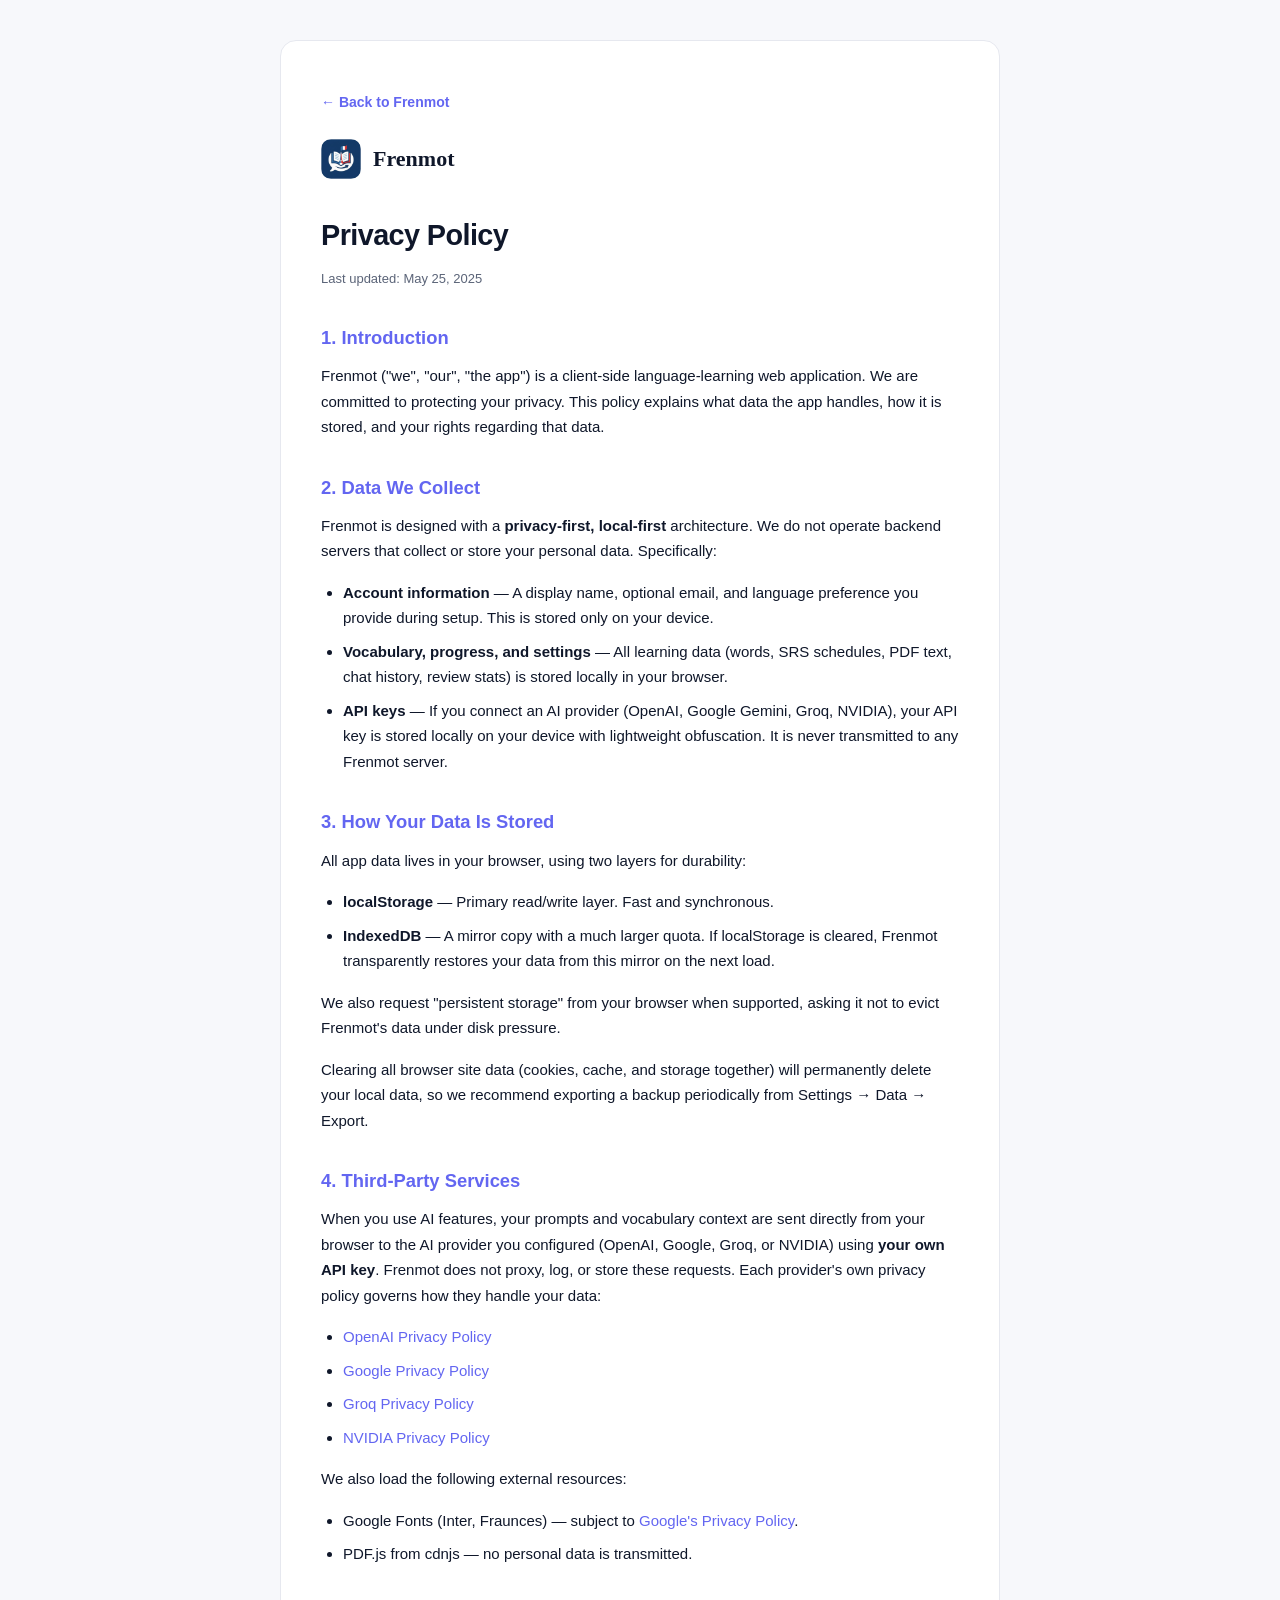
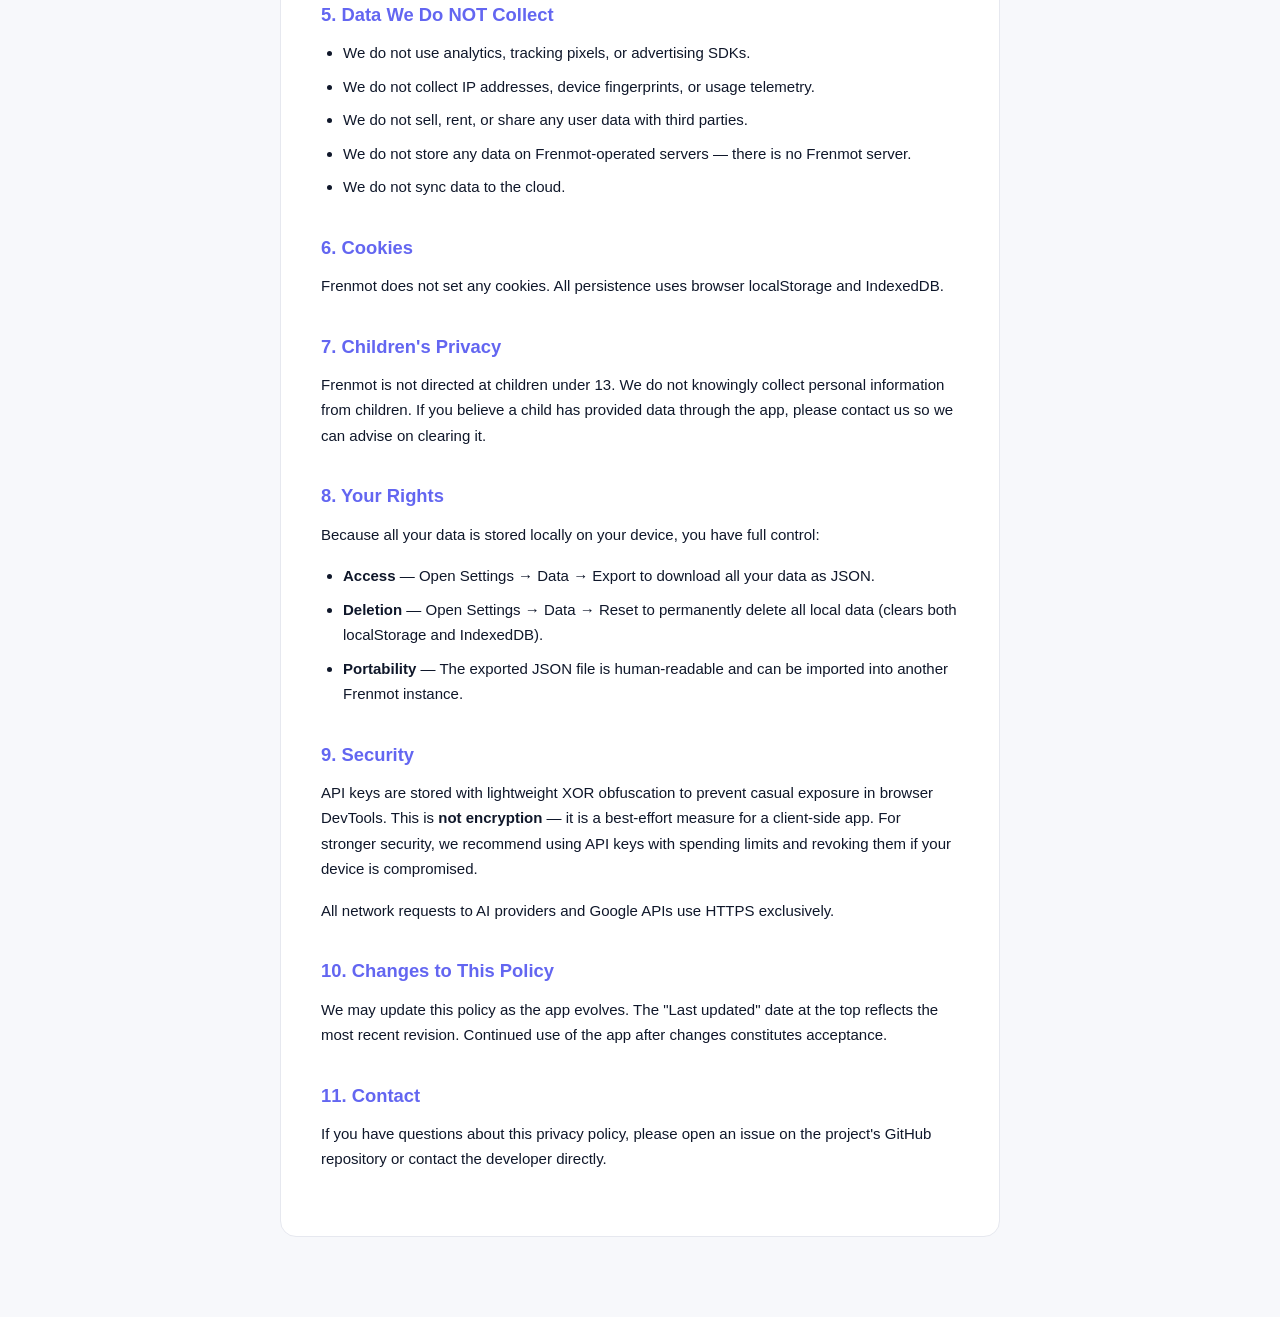
<file: privacy.html>
<!DOCTYPE html>
<html lang="en">
<head>
  <meta charset="UTF-8" />
  <meta name="viewport" content="width=device-width, initial-scale=1" />
  <title>Privacy Policy — Frenmot</title>
  <link rel="icon" href="app_logo.png" />
  <style>
    :root {
      --bg: #f7f8fb;
      --surface: #ffffff;
      --text: #0f172a;
      --muted: #5b6478;
      --accent: #6366f1;
      --border: #e6e8ef;
      --radius: 16px;
    }
    @media (prefers-color-scheme: dark) {
      :root {
        --bg: #0b1020;
        --surface: #131c3a;
        --text: #f1f5fb;
        --muted: #aab1c4;
        --accent: #818cf8;
        --border: #243056;
      }
    }
    *, *::before, *::after { box-sizing: border-box; }
    body {
      margin: 0;
      font-family: 'Inter', -apple-system, BlinkMacSystemFont, 'Segoe UI', sans-serif;
      font-size: 15px;
      line-height: 1.7;
      color: var(--text);
      background: var(--bg);
      padding: 40px 20px 80px;
    }
    .container {
      max-width: 720px;
      margin: 0 auto;
      background: var(--surface);
      border: 1px solid var(--border);
      border-radius: var(--radius);
      padding: 48px 40px;
    }
    @media (max-width: 600px) { .container { padding: 32px 22px; } }
    .logo { display: flex; align-items: center; gap: 12px; margin-bottom: 32px; }
    .logo img { width: 40px; height: 40px; border-radius: 10px; }
    .logo span { font-size: 22px; font-weight: 800; font-family: Georgia, serif; }
    h1 { font-size: 1.8rem; font-weight: 800; margin: 0 0 8px; letter-spacing: -0.02em; }
    .updated { font-size: 13px; color: var(--muted); margin-bottom: 32px; }
    h2 { font-size: 1.15rem; font-weight: 700; margin: 32px 0 10px; color: var(--accent); }
    p, ul, ol { margin: 0 0 16px; }
    ul, ol { padding-left: 22px; }
    li { margin-bottom: 8px; }
    a { color: var(--accent); text-decoration: none; }
    a:hover { text-decoration: underline; }
    .back { display: inline-block; margin-bottom: 24px; font-size: 14px; font-weight: 600; }
    strong { font-weight: 700; }
    code { background: var(--bg); padding: 2px 6px; border-radius: 4px; font-size: 13px; }
  </style>
</head>
<body>
  <div class="container">
    <a class="back" href="/">← Back to Frenmot</a>
    <div class="logo">
      <img src="app_logo.png" alt="Frenmot" />
      <span>Frenmot</span>
    </div>
    <h1>Privacy Policy</h1>
    <p class="updated">Last updated: May 25, 2025</p>

    <h2>1. Introduction</h2>
    <p>Frenmot ("we", "our", "the app") is a client-side language-learning web application. We are committed to protecting your privacy. This policy explains what data the app handles, how it is stored, and your rights regarding that data.</p>

    <h2>2. Data We Collect</h2>
    <p>Frenmot is designed with a <strong>privacy-first, local-first</strong> architecture. We do not operate backend servers that collect or store your personal data. Specifically:</p>
    <ul>
      <li><strong>Account information</strong> — A display name, optional email, and language preference you provide during setup. This is stored only on your device.</li>
      <li><strong>Vocabulary, progress, and settings</strong> — All learning data (words, SRS schedules, PDF text, chat history, review stats) is stored locally in your browser.</li>
      <li><strong>API keys</strong> — If you connect an AI provider (OpenAI, Google Gemini, Groq, NVIDIA), your API key is stored locally on your device with lightweight obfuscation. It is never transmitted to any Frenmot server.</li>
    </ul>

    <h2>3. How Your Data Is Stored</h2>
    <p>All app data lives in your browser, using two layers for durability:</p>
    <ul>
      <li><strong>localStorage</strong> — Primary read/write layer. Fast and synchronous.</li>
      <li><strong>IndexedDB</strong> — A mirror copy with a much larger quota. If localStorage is cleared, Frenmot transparently restores your data from this mirror on the next load.</li>
    </ul>
    <p>We also request "persistent storage" from your browser when supported, asking it not to evict Frenmot's data under disk pressure.</p>
    <p>Clearing all browser site data (cookies, cache, and storage together) will permanently delete your local data, so we recommend exporting a backup periodically from Settings → Data → Export.</p>

    <h2>4. Third-Party Services</h2>
    <p>When you use AI features, your prompts and vocabulary context are sent directly from your browser to the AI provider you configured (OpenAI, Google, Groq, or NVIDIA) using <strong>your own API key</strong>. Frenmot does not proxy, log, or store these requests. Each provider's own privacy policy governs how they handle your data:</p>
    <ul>
      <li><a href="https://openai.com/policies/privacy-policy" target="_blank" rel="noopener">OpenAI Privacy Policy</a></li>
      <li><a href="https://policies.google.com/privacy" target="_blank" rel="noopener">Google Privacy Policy</a></li>
      <li><a href="https://groq.com/privacy-policy/" target="_blank" rel="noopener">Groq Privacy Policy</a></li>
      <li><a href="https://www.nvidia.com/en-us/about-nvidia/privacy-policy/" target="_blank" rel="noopener">NVIDIA Privacy Policy</a></li>
    </ul>
    <p>We also load the following external resources:</p>
    <ul>
      <li>Google Fonts (Inter, Fraunces) — subject to <a href="https://policies.google.com/privacy" target="_blank" rel="noopener">Google's Privacy Policy</a>.</li>
      <li>PDF.js from cdnjs — no personal data is transmitted.</li>
    </ul>

    <h2>5. Data We Do NOT Collect</h2>
    <ul>
      <li>We do not use analytics, tracking pixels, or advertising SDKs.</li>
      <li>We do not collect IP addresses, device fingerprints, or usage telemetry.</li>
      <li>We do not sell, rent, or share any user data with third parties.</li>
      <li>We do not store any data on Frenmot-operated servers — there is no Frenmot server.</li>
      <li>We do not sync data to the cloud.</li>
    </ul>

    <h2>6. Cookies</h2>
    <p>Frenmot does not set any cookies. All persistence uses browser localStorage and IndexedDB.</p>

    <h2>7. Children's Privacy</h2>
    <p>Frenmot is not directed at children under 13. We do not knowingly collect personal information from children. If you believe a child has provided data through the app, please contact us so we can advise on clearing it.</p>

    <h2>8. Your Rights</h2>
    <p>Because all your data is stored locally on your device, you have full control:</p>
    <ul>
      <li><strong>Access</strong> — Open Settings → Data → Export to download all your data as JSON.</li>
      <li><strong>Deletion</strong> — Open Settings → Data → Reset to permanently delete all local data (clears both localStorage and IndexedDB).</li>
      <li><strong>Portability</strong> — The exported JSON file is human-readable and can be imported into another Frenmot instance.</li>
    </ul>

    <h2>9. Security</h2>
    <p>API keys are stored with lightweight XOR obfuscation to prevent casual exposure in browser DevTools. This is <strong>not encryption</strong> — it is a best-effort measure for a client-side app. For stronger security, we recommend using API keys with spending limits and revoking them if your device is compromised.</p>
    <p>All network requests to AI providers and Google APIs use HTTPS exclusively.</p>

    <h2>10. Changes to This Policy</h2>
    <p>We may update this policy as the app evolves. The "Last updated" date at the top reflects the most recent revision. Continued use of the app after changes constitutes acceptance.</p>

    <h2>11. Contact</h2>
    <p>If you have questions about this privacy policy, please open an issue on the project's GitHub repository or contact the developer directly.</p>
  </div>
</body>
</html>
</file>
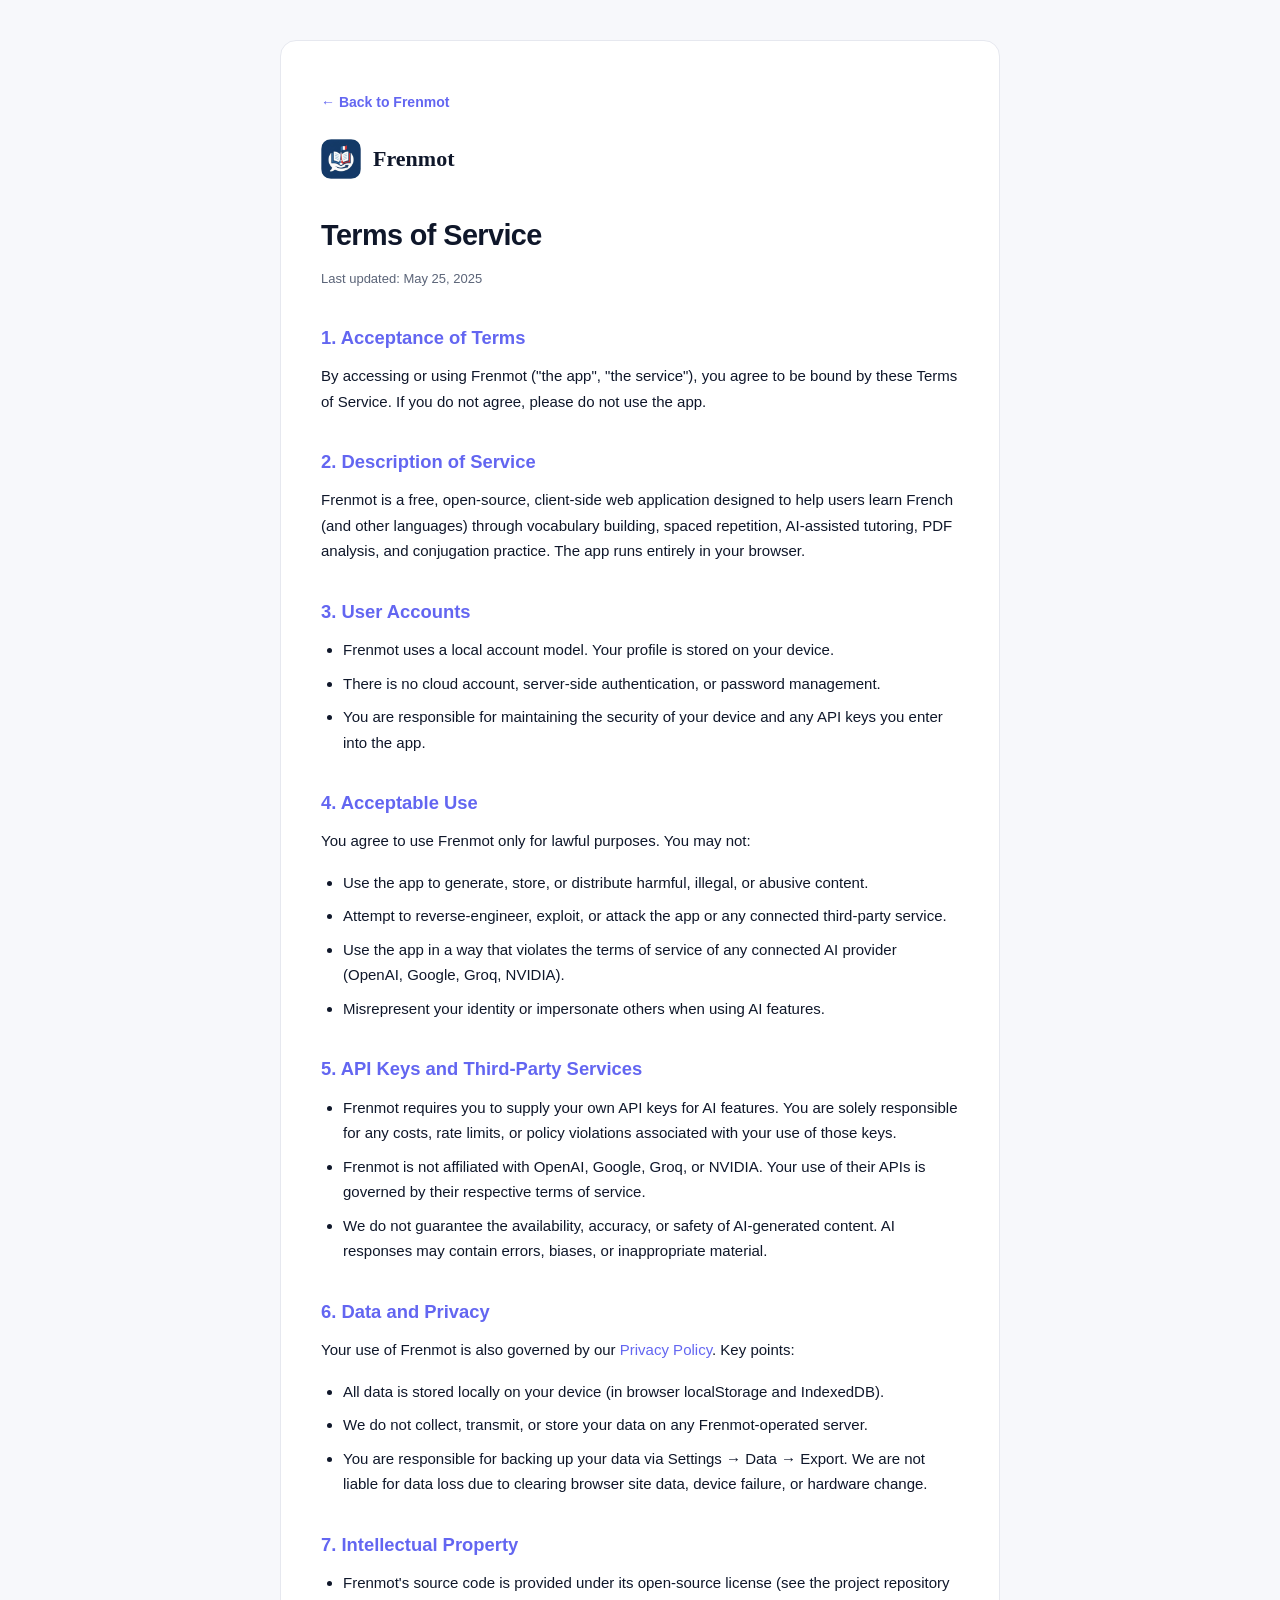
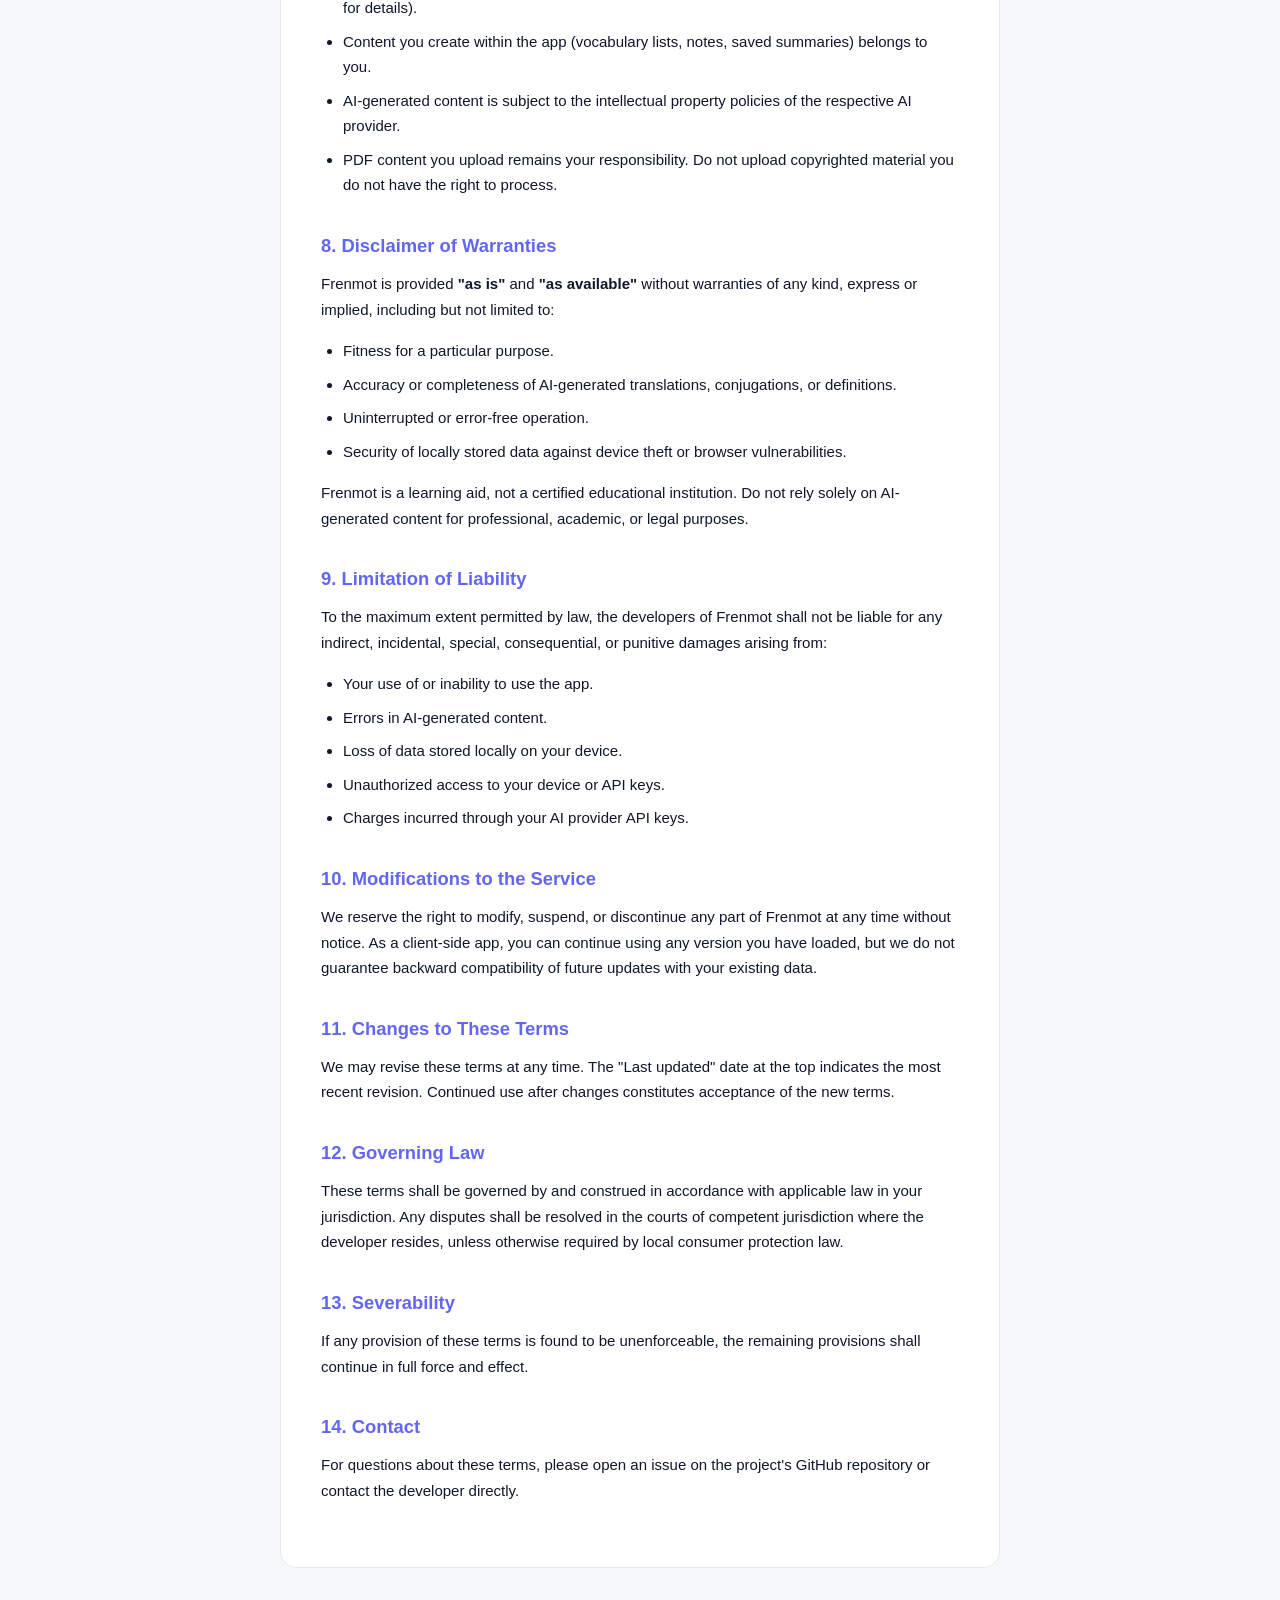
<file: tos.html>
<!DOCTYPE html>
<html lang="en">
<head>
  <meta charset="UTF-8" />
  <meta name="viewport" content="width=device-width, initial-scale=1" />
  <title>Terms of Service — Frenmot</title>
  <link rel="icon" href="app_logo.png" />
  <style>
    :root {
      --bg: #f7f8fb;
      --surface: #ffffff;
      --text: #0f172a;
      --muted: #5b6478;
      --accent: #6366f1;
      --border: #e6e8ef;
      --radius: 16px;
    }
    @media (prefers-color-scheme: dark) {
      :root {
        --bg: #0b1020;
        --surface: #131c3a;
        --text: #f1f5fb;
        --muted: #aab1c4;
        --accent: #818cf8;
        --border: #243056;
      }
    }
    *, *::before, *::after { box-sizing: border-box; }
    body {
      margin: 0;
      font-family: 'Inter', -apple-system, BlinkMacSystemFont, 'Segoe UI', sans-serif;
      font-size: 15px;
      line-height: 1.7;
      color: var(--text);
      background: var(--bg);
      padding: 40px 20px 80px;
    }
    .container {
      max-width: 720px;
      margin: 0 auto;
      background: var(--surface);
      border: 1px solid var(--border);
      border-radius: var(--radius);
      padding: 48px 40px;
    }
    @media (max-width: 600px) { .container { padding: 32px 22px; } }
    .logo { display: flex; align-items: center; gap: 12px; margin-bottom: 32px; }
    .logo img { width: 40px; height: 40px; border-radius: 10px; }
    .logo span { font-size: 22px; font-weight: 800; font-family: Georgia, serif; }
    h1 { font-size: 1.8rem; font-weight: 800; margin: 0 0 8px; letter-spacing: -0.02em; }
    .updated { font-size: 13px; color: var(--muted); margin-bottom: 32px; }
    h2 { font-size: 1.15rem; font-weight: 700; margin: 32px 0 10px; color: var(--accent); }
    p, ul, ol { margin: 0 0 16px; }
    ul, ol { padding-left: 22px; }
    li { margin-bottom: 8px; }
    a { color: var(--accent); text-decoration: none; }
    a:hover { text-decoration: underline; }
    .back { display: inline-block; margin-bottom: 24px; font-size: 14px; font-weight: 600; }
    strong { font-weight: 700; }
  </style>
</head>
<body>
  <div class="container">
    <a class="back" href="/">← Back to Frenmot</a>
    <div class="logo">
      <img src="app_logo.png" alt="Frenmot" />
      <span>Frenmot</span>
    </div>
    <h1>Terms of Service</h1>
    <p class="updated">Last updated: May 25, 2025</p>

    <h2>1. Acceptance of Terms</h2>
    <p>By accessing or using Frenmot ("the app", "the service"), you agree to be bound by these Terms of Service. If you do not agree, please do not use the app.</p>

    <h2>2. Description of Service</h2>
    <p>Frenmot is a free, open-source, client-side web application designed to help users learn French (and other languages) through vocabulary building, spaced repetition, AI-assisted tutoring, PDF analysis, and conjugation practice. The app runs entirely in your browser.</p>

    <h2>3. User Accounts</h2>
    <ul>
      <li>Frenmot uses a local account model. Your profile is stored on your device.</li>
      <li>There is no cloud account, server-side authentication, or password management.</li>
      <li>You are responsible for maintaining the security of your device and any API keys you enter into the app.</li>
    </ul>

    <h2>4. Acceptable Use</h2>
    <p>You agree to use Frenmot only for lawful purposes. You may not:</p>
    <ul>
      <li>Use the app to generate, store, or distribute harmful, illegal, or abusive content.</li>
      <li>Attempt to reverse-engineer, exploit, or attack the app or any connected third-party service.</li>
      <li>Use the app in a way that violates the terms of service of any connected AI provider (OpenAI, Google, Groq, NVIDIA).</li>
      <li>Misrepresent your identity or impersonate others when using AI features.</li>
    </ul>

    <h2>5. API Keys and Third-Party Services</h2>
    <ul>
      <li>Frenmot requires you to supply your own API keys for AI features. You are solely responsible for any costs, rate limits, or policy violations associated with your use of those keys.</li>
      <li>Frenmot is not affiliated with OpenAI, Google, Groq, or NVIDIA. Your use of their APIs is governed by their respective terms of service.</li>
      <li>We do not guarantee the availability, accuracy, or safety of AI-generated content. AI responses may contain errors, biases, or inappropriate material.</li>
    </ul>

    <h2>6. Data and Privacy</h2>
    <p>Your use of Frenmot is also governed by our <a href="/privacy.html">Privacy Policy</a>. Key points:</p>
    <ul>
      <li>All data is stored locally on your device (in browser localStorage and IndexedDB).</li>
      <li>We do not collect, transmit, or store your data on any Frenmot-operated server.</li>
      <li>You are responsible for backing up your data via Settings → Data → Export. We are not liable for data loss due to clearing browser site data, device failure, or hardware change.</li>
    </ul>

    <h2>7. Intellectual Property</h2>
    <ul>
      <li>Frenmot's source code is provided under its open-source license (see the project repository for details).</li>
      <li>Content you create within the app (vocabulary lists, notes, saved summaries) belongs to you.</li>
      <li>AI-generated content is subject to the intellectual property policies of the respective AI provider.</li>
      <li>PDF content you upload remains your responsibility. Do not upload copyrighted material you do not have the right to process.</li>
    </ul>

    <h2>8. Disclaimer of Warranties</h2>
    <p>Frenmot is provided <strong>"as is"</strong> and <strong>"as available"</strong> without warranties of any kind, express or implied, including but not limited to:</p>
    <ul>
      <li>Fitness for a particular purpose.</li>
      <li>Accuracy or completeness of AI-generated translations, conjugations, or definitions.</li>
      <li>Uninterrupted or error-free operation.</li>
      <li>Security of locally stored data against device theft or browser vulnerabilities.</li>
    </ul>
    <p>Frenmot is a learning aid, not a certified educational institution. Do not rely solely on AI-generated content for professional, academic, or legal purposes.</p>

    <h2>9. Limitation of Liability</h2>
    <p>To the maximum extent permitted by law, the developers of Frenmot shall not be liable for any indirect, incidental, special, consequential, or punitive damages arising from:</p>
    <ul>
      <li>Your use of or inability to use the app.</li>
      <li>Errors in AI-generated content.</li>
      <li>Loss of data stored locally on your device.</li>
      <li>Unauthorized access to your device or API keys.</li>
      <li>Charges incurred through your AI provider API keys.</li>
    </ul>

    <h2>10. Modifications to the Service</h2>
    <p>We reserve the right to modify, suspend, or discontinue any part of Frenmot at any time without notice. As a client-side app, you can continue using any version you have loaded, but we do not guarantee backward compatibility of future updates with your existing data.</p>

    <h2>11. Changes to These Terms</h2>
    <p>We may revise these terms at any time. The "Last updated" date at the top indicates the most recent revision. Continued use after changes constitutes acceptance of the new terms.</p>

    <h2>12. Governing Law</h2>
    <p>These terms shall be governed by and construed in accordance with applicable law in your jurisdiction. Any disputes shall be resolved in the courts of competent jurisdiction where the developer resides, unless otherwise required by local consumer protection law.</p>

    <h2>13. Severability</h2>
    <p>If any provision of these terms is found to be unenforceable, the remaining provisions shall continue in full force and effect.</p>

    <h2>14. Contact</h2>
    <p>For questions about these terms, please open an issue on the project's GitHub repository or contact the developer directly.</p>
  </div>
</body>
</html>
</file>
